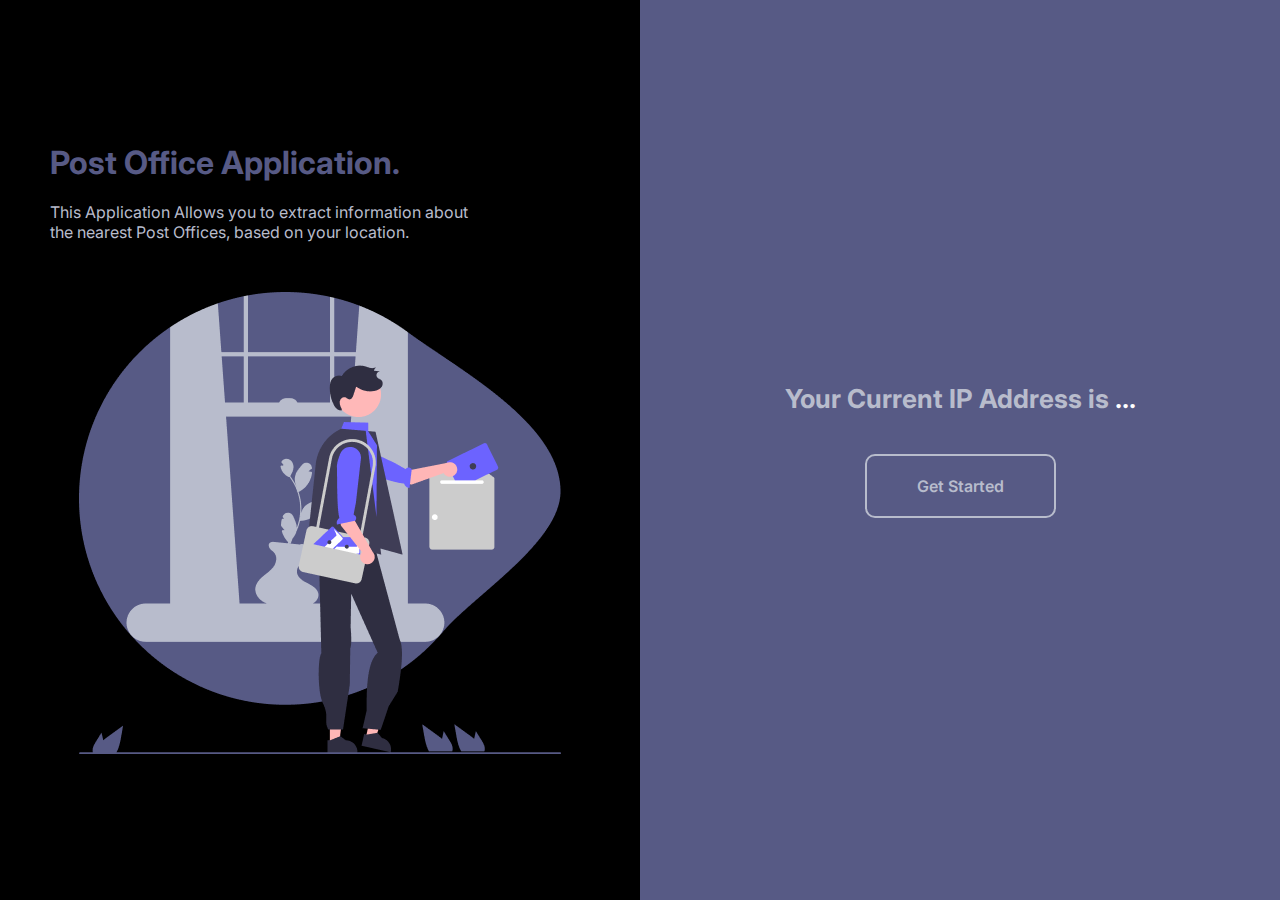
<file: index.html>
<!DOCTYPE html>
<html lang="en">
  <head>
    <meta charset="UTF-8" />
    <meta http-equiv="X-UA-Compatible" content="IE=edge" />
    <meta name="viewport" content="width=device-width, initial-scale=1.0" />
    <link rel="stylesheet" href="./styles.css" />
    <title>IPinfo</title>
  </head>
  <body>
    <main>
      <div class="container">
        <div class="container__left">
          <div class="left-text">
            <h1>Post Office Application.</h1>
            <p>
              This Application Allows you to extract information about the
              nearest Post Offices, based on your location.
            </p>
          </div>
          <div class="left-img">
            <img src="./assets/mainpageIMG.png" alt="hero-img" />
          </div>
        </div>
        <div class="container__right">
          <div class="right-heading">
            Your Current IP Address is <span>...</span>
          </div>
          <div class="right-get-started-btn">
            <button class="get-started">Get Started</button>
          </div>
        </div>
      </div>
    </main>
    <script src="https://ajax.googleapis.com/ajax/libs/jquery/3.2.1/jquery.min.js"></script>
    <script src="./script.js"></script>
  </body>
</html>
</file>
<file: styles.css>
@import url("https://fonts.googleapis.com/css2?family=Inter:wght@400;500;600;700;800;900&family=Montserrat:ital,wght@0,200;0,500;0,600;0,700;0,800;0,900;1,400&family=Poppins:wght@300;400;500;700&display=swap");
* {
  padding: 0;
  margin: 0;
  box-sizing: border-box;
  font-family: "Inter", sans-serif;
}

:root {
  --primary-clr: #575a85;
  --darlBlack-clr: #000000;
}

.container {
  width: 100vw;
  height: 100vh;
  display: flex;
  align-content: center;
  justify-content: center;
}

.container__left {
  flex: 1;
  height: 100%;
  display: flex;
  flex-direction: column;
  align-items: center;
  justify-content: center;
  background-color: var(--darlBlack-clr);
  gap: 50px;
  padding: 10px 50px;
}

.left-text {
  width: 80%;
  align-self: flex-start;
}

.container__left h1 {
  color: #575a85;
  margin-bottom: 20px;
}

.container__left p {
  line-height: 20px;
  color: #b8bccc;
}

.container__right {
  display: flex;
  flex-direction: column;
  align-items: center;
  justify-content: center;
  flex: 1;
  gap: 20px;
  background-color: #575a85;
  color: #fff;
  padding: 50px;
}

.right-heading {
  font-size: 26px;
  font-weight: 700;
  color: #b8bccc;
  margin-bottom: 20px;
}
.right-heading span {
  color: white;
}

.right-get-started-btn button {
  font-size: 16px;
  font-weight: 600;
  cursor: pointer;
  color: #b8bccc;
  background-color: transparent;
  padding: 20px 50px;
  border: 2px solid #b8bccc;
  border-radius: 10px;
  transition: all 0.3s ease;
}

.right-get-started-btn button:hover {
  background-color: white;
  color: #000000;
}

.right-get-started-btn button:active {
  transform: translateY(-3px);
}

@media (max-width: 768px) {
  .container {
    flex-direction: column;
  }
  .container__left {
    padding: 10px 10px;
    flex: 3;
  }
  .left-text {
    width: 100%;
  }
  .container__right {
    flex: 1;
    padding: 30px;
  }
  .left-img img {
    width: 250px;
    height: 250px;
  }
  .container__right {
    gap: 20px;
  }

  .right-heading {
    font-size: 20px;
    margin-bottom: 00px;
  }

  .right-get-started-btn button {
    font-size: 16px;
    padding: 8px 20px;
  }
}
</file>
